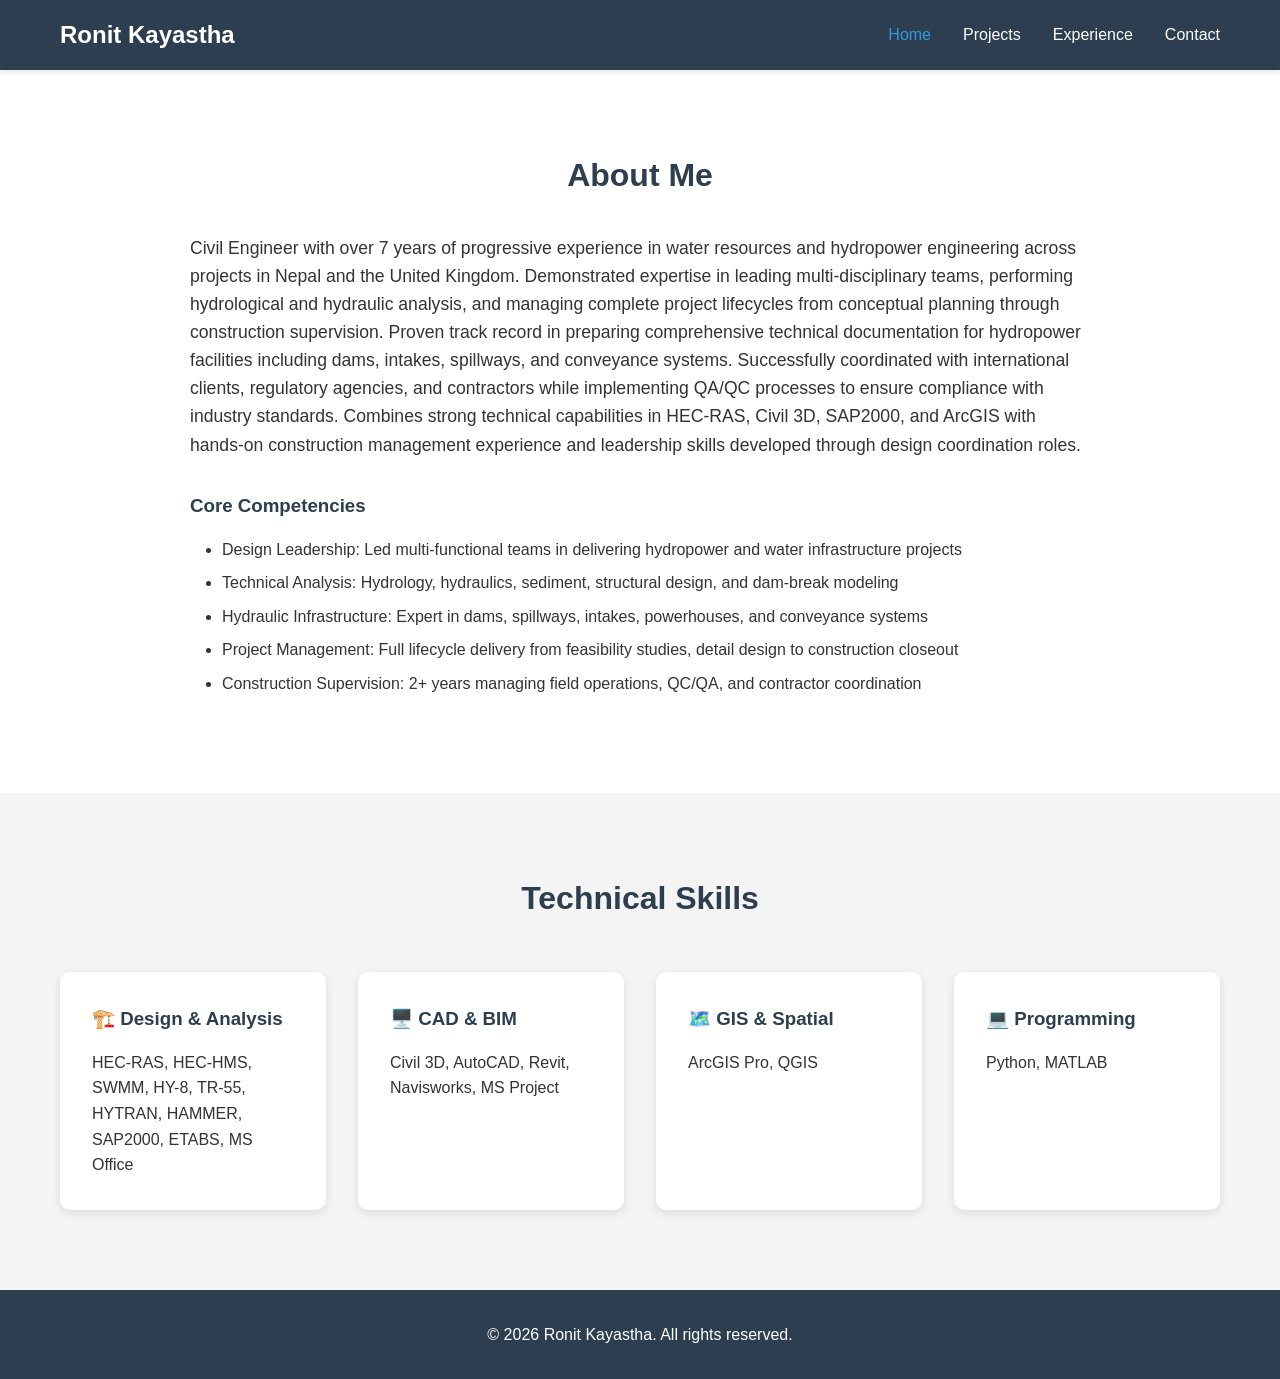
<file: index.html>
<!DOCTYPE html>
<html lang="en">
<head>
    <meta charset="UTF-8">
    <meta name="viewport" content="width=device-width, initial-scale=1.0">
    <title>Ronit Kayastha </title>
    <link rel="stylesheet" href="css/style.css">
</head>
<body>
    <!-- Navigation Bar -->
    <nav class="navbar">
        <div class="nav-container">
            <h1 class="logo">Ronit Kayastha</h1>
            <ul class="nav-menu">
                <li><a href="index.html" class="active">Home</a></li>
                <li><a href="projects.html">Projects</a></li>
                <li><a href="experience.html">Experience</a></li>
                <li><a href="contact.html">Contact</a></li>
            </ul>
        </div>
    </nav>

    <!-- About Section -->
    <section class="about">
        <div class="container">
            <h2>About Me</h2>
            <div class="about-content">
                <div class="about-text">
                    <p>Civil Engineer with over 7 years of progressive experience in water resources and hydropower engineering across projects in Nepal and the United Kingdom. Demonstrated expertise in leading multi-disciplinary teams, performing hydrological and hydraulic analysis, and managing complete project lifecycles from conceptual planning through construction supervision. Proven track record in preparing comprehensive technical documentation for hydropower facilities including dams, intakes, spillways, and conveyance systems. Successfully coordinated with international clients, regulatory agencies, and contractors while implementing QA/QC processes to ensure compliance with industry standards. Combines strong technical capabilities in HEC-RAS, Civil 3D, SAP2000, and ArcGIS with hands-on construction management experience and leadership skills developed through design coordination roles.</p>
                    
                    <h3>Core Competencies</h3>
                    <ul>
                        <li>Design Leadership: Led multi-functional teams in delivering hydropower and water infrastructure projects</li>
                        <li>Technical Analysis: Hydrology, hydraulics, sediment, structural design, and dam-break modeling</li>
                        <li>Hydraulic Infrastructure: Expert in dams, spillways, intakes, powerhouses, and conveyance systems</li>
                        <li>Project Management: Full lifecycle delivery from feasibility studies, detail design to construction closeout</li>
                        <li>Construction Supervision: 2+ years managing field operations, QC/QA, and contractor coordination</li>
                    </ul>
                </div>
            </div>
        </div>
    </section>

    <!-- Skills Section -->
    <section class="skills">
        <div class="container">
            <h2>Technical Skills</h2>
            <div class="skills-grid">
                <div class="skill-card">
                    <h3>🏗️ Design & Analysis</h3>
                    <p>HEC-RAS, HEC-HMS, SWMM, HY-8, TR-55, HYTRAN, HAMMER, SAP2000, ETABS, MS Office</p>
                </div>
                 <div class="skill-card">
                    <h3>🖥️ CAD & BIM</h3>
                    <p>Civil 3D, AutoCAD, Revit, Navisworks, MS Project</p>
                </div>
                    <div class="skill-card">
                    <h3>🗺️ GIS & Spatial</h3>
                    <p>ArcGIS Pro, QGIS </p>
                </div>
                <div class="skill-card">
                    <h3>💻 Programming</h3>
                    <p>Python, MATLAB</p>
                </div>
            </div>
        </div>
    </section>

    <!-- Footer -->
    <footer>
        <p>&copy; 2026 Ronit Kayastha. All rights reserved.</p>
    </footer>
</body>
</html>
</file>
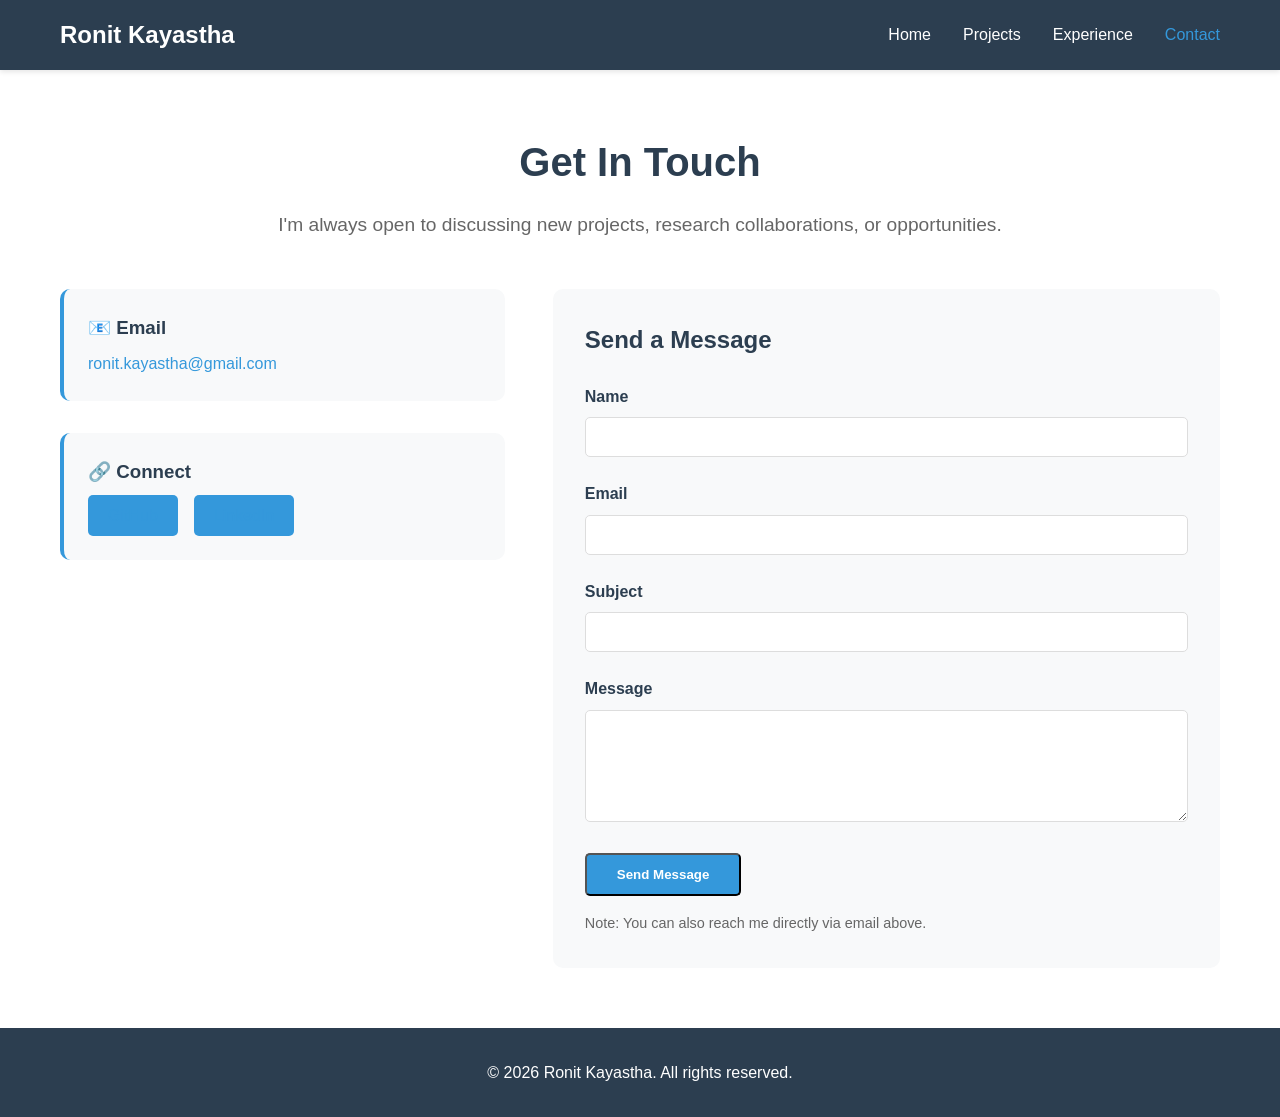
<file: contact.html>
<!DOCTYPE html>
<html lang="en">
<head>
    <meta charset="UTF-8">
    <meta name="viewport" content="width=device-width, initial-scale=1.0">
    <title>Contact | Ronit Kayastha</title>
    <link rel="stylesheet" href="css/style.css">
</head>
<body>
    <!-- Navigation Bar -->
    <nav class="navbar">
        <div class="nav-container">
            <h1 class="logo">Ronit Kayastha</h1>
            <ul class="nav-menu">
                <li><a href="index.html">Home</a></li>
                <li><a href="projects.html">Projects</a></li>
                <li><a href="experience.html">Experience</a></li>
                <li><a href="contact.html" class="active">Contact</a></li>
            </ul>
        </div>
    </nav>

    <!-- Contact Section -->
    <section class="contact-page">
        <div class="container">
            <h1>Get In Touch</h1>
            <p class="subtitle">I'm always open to discussing new projects, research collaborations, or opportunities.</p>

            <div class="contact-content">
                <!-- Contact Info -->
                <div class="contact-info">
                    <div class="contact-item">
                        <h3>📧 Email</h3>
                        <p><a href="mailto:ronit.kayastha@gmail.com">ronit.kayastha@gmail.com</a></p>
                    </div>

                    <div class="contact-item">
                        <h3>🔗 Connect</h3>
                        <div class="social-links">
                            <a href="https://github.com/ronitkayastha target="_blank" class="social-btn">GitHub</a>
                            <a href="https://www.linkedin.com/in/ronit-kayastha-aa7671160/" target="_blank" class="social-btn">LinkedIn</a>
                        </div>
                    </div>
                </div>

                <!-- Contact Form (Optional - requires backend) -->
                <div class="contact-form-container">
                    <h2>Send a Message</h2>
                    <form class="contact-form" action="https://formspree.io/f/YOUR_FORM_ID" method="POST">
                        <div class="form-group">
                            <label for="name">Name</label>
                            <input type="text" id="name" name="name" required>
                        </div>

                        <div class="form-group">
                            <label for="email">Email</label>
                            <input type="email" id="email" name="email" required>
                        </div>

                        <div class="form-group">
                            <label for="subject">Subject</label>
                            <input type="text" id="subject" name="subject" required>
                        </div>

                        <div class="form-group">
                            <label for="message">Message</label>
                            <textarea id="message" name="message" rows="5" required></textarea>
                        </div>

                        <button type="submit" class="btn btn-primary">Send Message</button>
                    </form>
                    <p class="form-note">Note: You can also reach me directly via email above.</p>
                </div>
            </div>
        </div>
    </section>

    <!-- Footer -->
    <footer>
        <p>&copy; 2026 Ronit Kayastha. All rights reserved.</p>
    </footer>
</body>
</html>
</file>
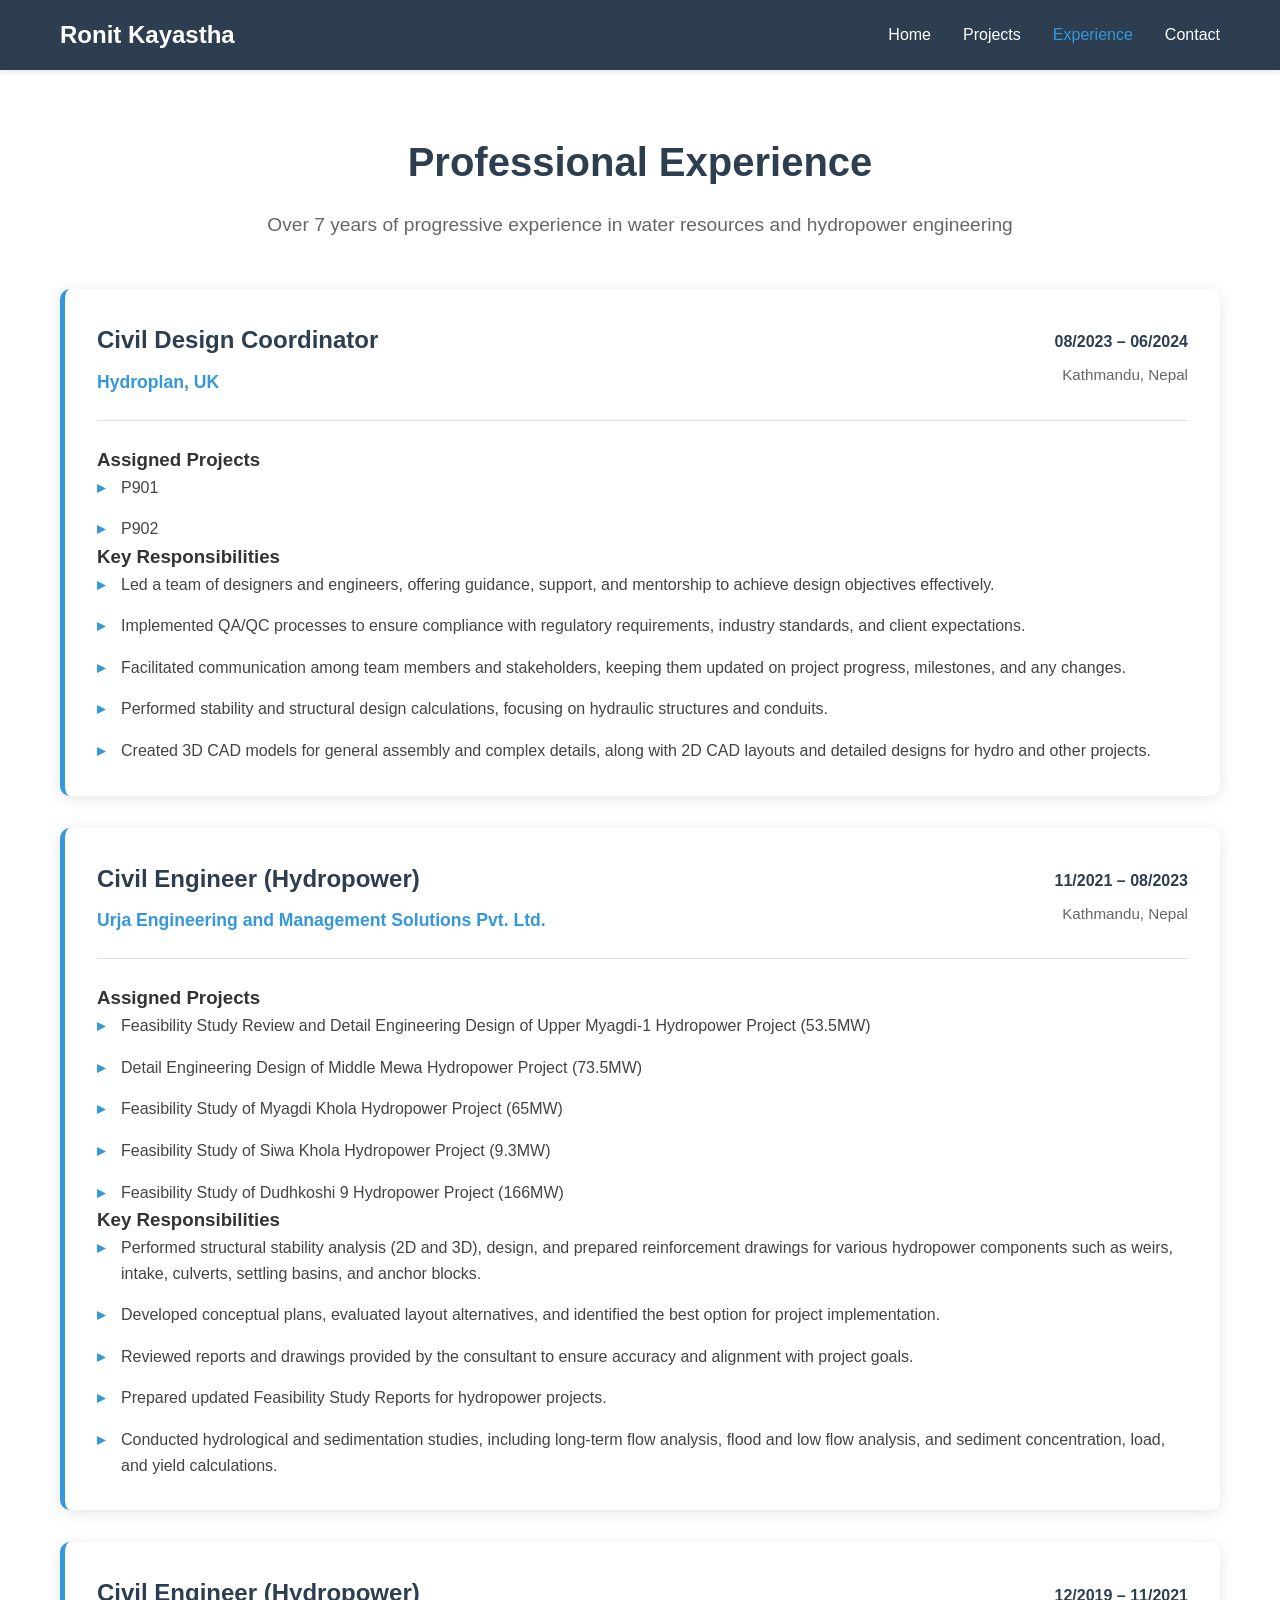
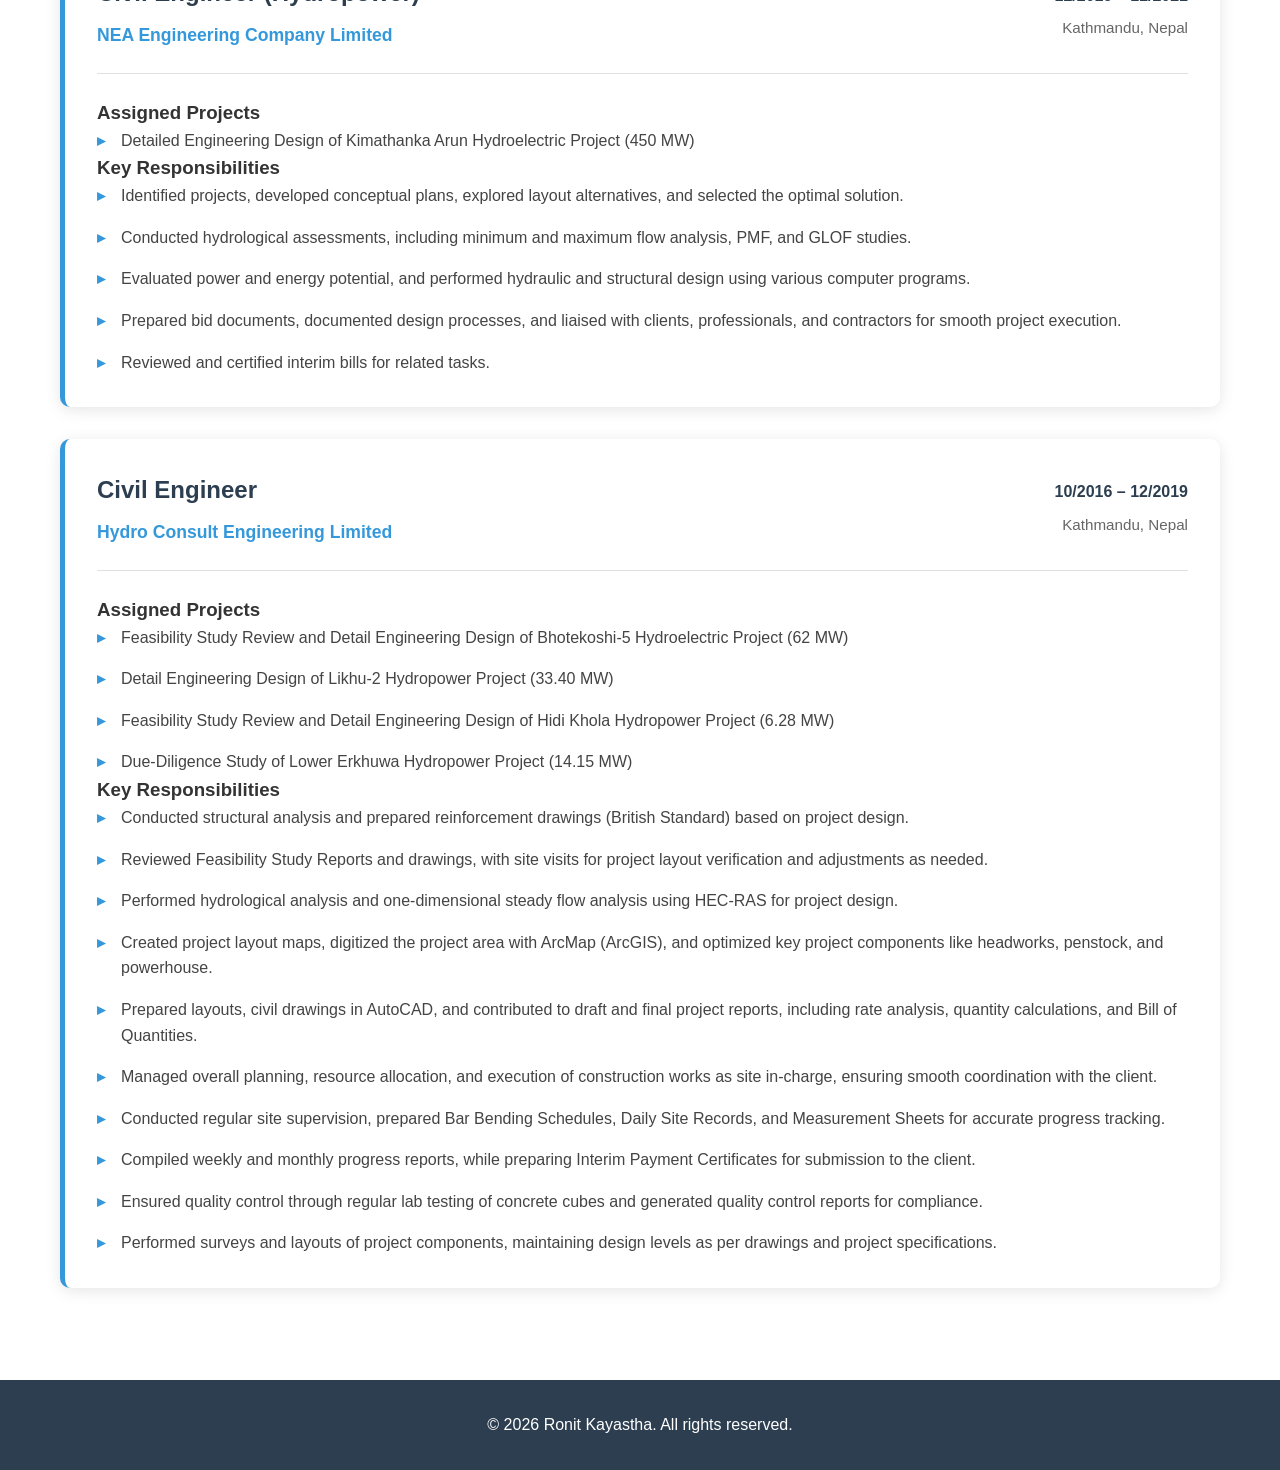
<file: experience.html>
<!DOCTYPE html>
<html lang="en">
<head>
    <meta charset="UTF-8">
    <meta name="viewport" content="width=device-width, initial-scale=1.0">
    <title>Professional Experience | Ronit Kayastha</title>
    <link rel="stylesheet" href="css/style.css">
</head>
<body>
    <!-- Navigation Bar -->
    <nav class="navbar">
        <div class="nav-container">
            <h1 class="logo">Ronit Kayastha</h1>
            <ul class="nav-menu">
                <li><a href="index.html">Home</a></li>
                <li><a href="projects.html">Projects</a></li>
                <li><a href="experience.html" class="active">Experience</a></li>
                <li><a href="contact.html">Contact</a></li>
            </ul>
        </div>
    </nav>

    <!-- Experience Section -->
    <section class="experience-page">
        <div class="container">
            <h1>Professional Experience</h1>
            <p class="subtitle">Over 7 years of progressive experience in water resources and hydropower engineering</p>

            <!-- Experience 1 -->
            <div class="experience-card">
                <div class="experience-header">
                    <div class="experience-title">
                        <h2>Civil Design Coordinator</h2>
                        <p class="company">Hydroplan, UK</p>
                    </div>
                    <div class="experience-date">
                        <span class="date-range">08/2023 – 06/2024</span>
                        <span class="location">Kathmandu, Nepal</span>
                    </div>
                </div>
                <div class="experience-details">
                    <h3>Assigned Projects</h3>
                    <ul>
                        <li>P901</li>
                        <li>P902</li>
                    </ul>
                    <h3>Key Responsibilities</h3>
                    <ul>
                        <li>Led a team of designers and engineers, offering guidance, support, and mentorship to achieve design objectives effectively.</li>
                        <li>Implemented QA/QC processes to ensure compliance with regulatory requirements, industry standards, and client expectations.</li>
                        <li>Facilitated communication among team members and stakeholders, keeping them updated on project progress, milestones, and any changes.</li>
                        <li>Performed stability and structural design calculations, focusing on hydraulic structures and conduits.</li>
                        <li>Created 3D CAD models for general assembly and complex details, along with 2D CAD layouts and detailed designs for hydro and other projects.</li>
                    </ul>
                </div>
            </div>

            <!-- Experience 2 -->
            <div class="experience-card">
                <div class="experience-header">
                    <div class="experience-title">
                        <h2>Civil Engineer (Hydropower)</h2>
                        <p class="company">Urja Engineering and Management Solutions Pvt. Ltd.</p>
                    </div>
                    <div class="experience-date">
                        <span class="date-range">11/2021 – 08/2023</span>
                        <span class="location">Kathmandu, Nepal</span>
                    </div>
                </div>
                <div class="experience-details">
                    <h3>Assigned Projects</h3>
                    <ul>
                        <li>Feasibility Study Review and Detail Engineering Design of Upper Myagdi-1 Hydropower Project (53.5MW)</li>
                        <li>Detail Engineering Design of Middle Mewa Hydropower Project (73.5MW)</li>
                        <li>Feasibility Study of Myagdi Khola Hydropower Project (65MW)</li>
                        <li>Feasibility Study of Siwa Khola Hydropower Project (9.3MW)</li>
                        <li>Feasibility Study of Dudhkoshi 9 Hydropower Project (166MW)</li>
                    </ul>
                    <h3>Key Responsibilities</h3>
                    <ul>
                        <li>Performed structural stability analysis (2D and 3D), design, and prepared reinforcement drawings for various hydropower components such as weirs, intake, culverts, settling basins, and anchor blocks.</li>
                        <li>Developed conceptual plans, evaluated layout alternatives, and identified the best option for project implementation.</li>
                        <li>Reviewed reports and drawings provided by the consultant to ensure accuracy and alignment with project goals.</li>
                        <li>Prepared updated Feasibility Study Reports for hydropower projects.</li>
                        <li>Conducted hydrological and sedimentation studies, including long-term flow analysis, flood and low flow analysis, and sediment concentration, load, and yield calculations.</li>
                    </ul>
                </div>
            </div>

            <!-- Experience 3 -->
            <div class="experience-card">
                <div class="experience-header">
                    <div class="experience-title">
                        <h2>Civil Engineer (Hydropower)</h2>
                        <p class="company">NEA Engineering Company Limited</p>
                    </div>
                    <div class="experience-date">
                        <span class="date-range">12/2019 – 11/2021</span>
                        <span class="location">Kathmandu, Nepal</span>
                    </div>
                </div>
                <div class="experience-details">
                    <h3>Assigned Projects</h3>
                    <ul>
                        <li>Detailed Engineering Design of Kimathanka Arun Hydroelectric Project (450 MW)</li>
                    </ul>
                    <h3>Key Responsibilities</h3>
                    <ul>
                        <li>Identified projects, developed conceptual plans, explored layout alternatives, and selected the optimal solution.</li>
                        <li>Conducted hydrological assessments, including minimum and maximum flow analysis, PMF, and GLOF studies.</li>
                        <li>Evaluated power and energy potential, and performed hydraulic and structural design using various computer programs.</li>
                        <li>Prepared bid documents, documented design processes, and liaised with clients, professionals, and contractors for smooth project execution.</li>
                        <li>Reviewed and certified interim bills for related tasks.</li>
                    </ul>
                </div>
            </div>

            <!-- Experience 4 -->
            <div class="experience-card">
                <div class="experience-header">
                    <div class="experience-title">
                        <h2>Civil Engineer</h2>
                        <p class="company">Hydro Consult Engineering Limited</p>
                    </div>
                    <div class="experience-date">
                        <span class="date-range">10/2016 – 12/2019</span>
                        <span class="location">Kathmandu, Nepal</span>
                    </div>
                </div>
                <div class="experience-details">
                    <h3>Assigned Projects</h3>
                    <ul>
                        <li>Feasibility Study Review and Detail Engineering Design of Bhotekoshi-5 Hydroelectric Project (62 MW)</li>
                        <li>Detail Engineering Design of Likhu-2 Hydropower Project (33.40 MW)</li>
                        <li>Feasibility Study Review and Detail Engineering Design of Hidi Khola Hydropower Project (6.28 MW)</li>
                        <li>Due-Diligence Study of Lower Erkhuwa Hydropower Project (14.15 MW)</li>
                    </ul>
                    <h3>Key Responsibilities</h3>
                    <ul>
                        <li>Conducted structural analysis and prepared reinforcement drawings (British Standard) based on project design.</li>
                        <li>Reviewed Feasibility Study Reports and drawings, with site visits for project layout verification and adjustments as needed.</li>
                        <li>Performed hydrological analysis and one-dimensional steady flow analysis using HEC-RAS for project design.</li>
                        <li>Created project layout maps, digitized the project area with ArcMap (ArcGIS), and optimized key project components like headworks, penstock, and powerhouse.</li>
                        <li>Prepared layouts, civil drawings in AutoCAD, and contributed to draft and final project reports, including rate analysis, quantity calculations, and Bill of Quantities.</li>
                        <li>Managed overall planning, resource allocation, and execution of construction works as site in-charge, ensuring smooth coordination with the client.</li>
                        <li>Conducted regular site supervision, prepared Bar Bending Schedules, Daily Site Records, and Measurement Sheets for accurate progress tracking.</li>
                        <li>Compiled weekly and monthly progress reports, while preparing Interim Payment Certificates for submission to the client.</li>
                        <li>Ensured quality control through regular lab testing of concrete cubes and generated quality control reports for compliance.</li>
                        <li>Performed surveys and layouts of project components, maintaining design levels as per drawings and project specifications.</li>
                    </ul>
                </div>
            </div>

        </div>
    </section>

    <!-- Footer -->
    <footer>
        <p>&copy; 2026 Ronit Kayastha. All rights reserved.</p>
    </footer>
</body>
</html>
</file>
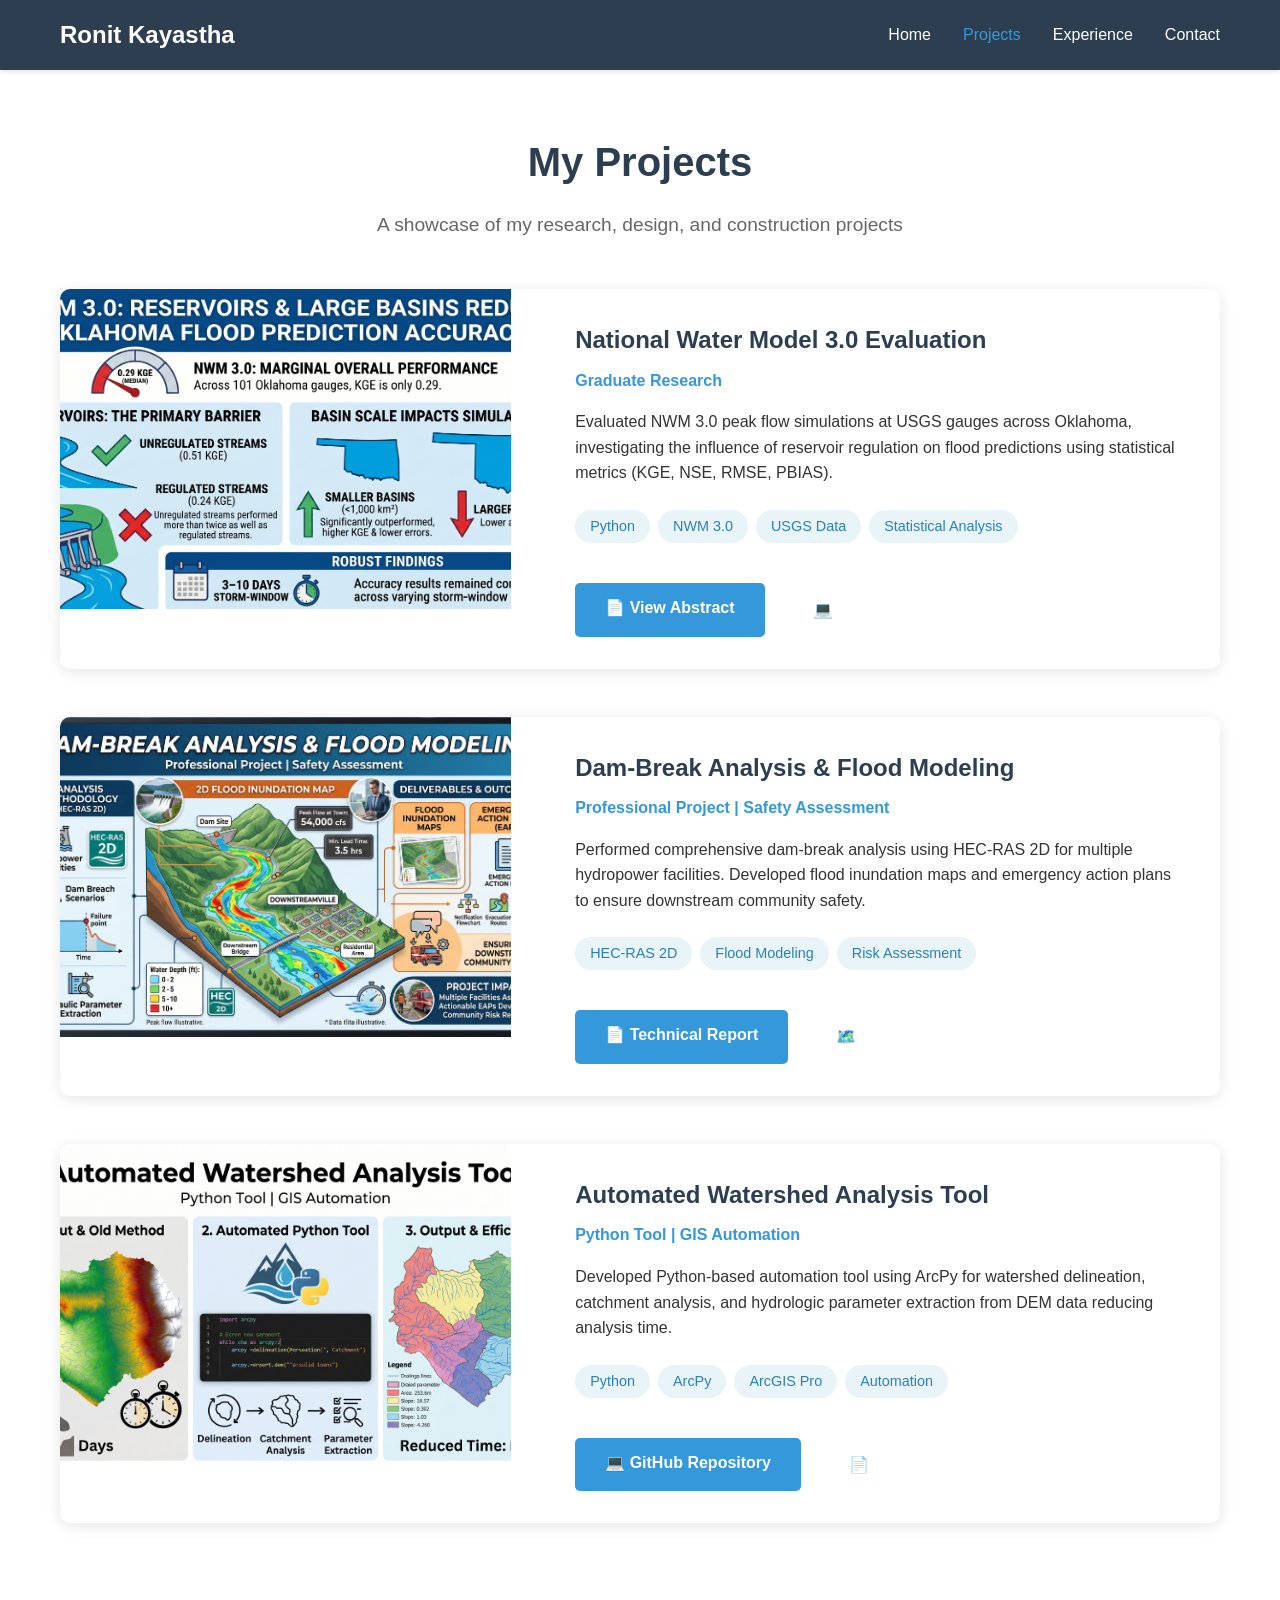
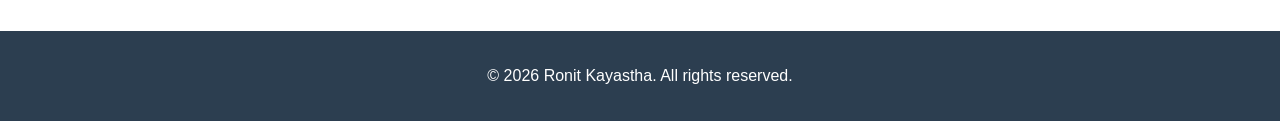
<file: projects.html>
<!DOCTYPE html>
<html lang="en">
<head>
    <meta charset="UTF-8">
    <meta name="viewport" content="width=device-width, initial-scale=1.0">
    <title>Projects | Ronit Kayastha</title>
    <link rel="stylesheet" href="css/style.css">
</head>
<body>
    <!-- Navigation Bar -->
    <nav class="navbar">
        <div class="nav-container">
            <h1 class="logo">Ronit Kayastha</h1>
            <ul class="nav-menu">
                <li><a href="index.html">Home</a></li>
                <li><a href="projects.html" class="active">Projects</a></li>
                <li><a href="experience.html">Experience</a></li>
                <li><a href="contact.html">Contact</a></li>
            </ul>
        </div>
    </nav>

    <!-- Projects Section -->
    <section class="projects-page">
        <div class="container">
            <h1>My Projects</h1>
            <p class="subtitle">A showcase of my research, design, and construction projects</p>

            <!-- Project 1 -->
            <div class="project-card">
                <div class="project-image">
                    <img src="images/nwm-analysis.png" alt="National Water Model Analysis">
                </div>
                <div class="project-details">
                    <h2>National Water Model 3.0 Evaluation</h2>
                    <p class="project-category">Graduate Research</p>
                    <p>Evaluated NWM 3.0 peak flow simulations at USGS gauges across Oklahoma, investigating the influence of reservoir regulation on flood predictions using statistical metrics (KGE, NSE, RMSE, PBIAS).</p>
                    
                    <div class="project-tech">
                        <span class="tech-tag">Python</span>
                        <span class="tech-tag">NWM 3.0</span>
                        <span class="tech-tag">USGS Data</span>
                        <span class="tech-tag">Statistical Analysis</span>
                    </div>
                    
                    <div class="project-links">
                        <a href="pdfs/nwm-abstract.pdf" class="btn btn-primary" target="_blank">📄 View Abstract</a>
                        <a href="https://github.com/ronitkayastha/Evaluating-NWM-3.0-Peak-Streamflow-Against-USGS-Gauges" class="btn btn-secondary" target="_blank">💻 GitHub Code</a>
                    </div>
                </div>
            </div>

            <!-- Project 3 -->
            <div class="project-card">
                <div class="project-image">
                    <img src="images/dam-break-analysis.png" alt="Dam Break Analysis">
                </div>
                <div class="project-details">
                    <h2>Dam-Break Analysis & Flood Modeling</h2>
                    <p class="project-category">Professional Project | Safety Assessment</p>
                    <p>Performed comprehensive dam-break analysis using HEC-RAS 2D for multiple hydropower facilities. Developed flood inundation maps and emergency action plans to ensure downstream community safety.</p>
                    
                    <div class="project-tech">
                        <span class="tech-tag">HEC-RAS 2D</span>
                        <span class="tech-tag">Flood Modeling</span>
                        <span class="tech-tag">Risk Assessment</span>
                    </div>
                    
                    <div class="project-links">
                        <a href="pdfs/dam-break-report.pdf" class="btn btn-primary" target="_blank">📄 Technical Report</a>
                        <a href="images/flood-map-large.png" class="btn btn-secondary" target="_blank">🗺️ View Flood Maps</a>
                    </div>
                </div>
            </div>

            <!-- Project 4 -->
            <div class="project-card">
                <div class="project-image">
                    <img src="images/gis-watershed.png" alt="GIS Watershed Analysis">
                </div>
                <div class="project-details">
                    <h2>Automated Watershed Analysis Tool</h2>
                    <p class="project-category">Python Tool | GIS Automation</p>
                    <p>Developed Python-based automation tool using ArcPy for watershed delineation, catchment analysis, and hydrologic parameter extraction from DEM data reducing analysis time.</p>
                    
                    <div class="project-tech">
                        <span class="tech-tag">Python</span>
                        <span class="tech-tag">ArcPy</span>
                        <span class="tech-tag">ArcGIS Pro</span>
                        <span class="tech-tag">Automation</span>
                    </div>
                    
                    <div class="project-links">
                        <a href="https://github.com/ronitkayastha/Automated-Watershed-Analysis-Tool" class="btn btn-primary" target="_blank">💻 GitHub Repository</a>
                        <a href="pdfs/tool-documentation.pdf" class="btn btn-secondary" target="_blank">📄 Documentation</a>
                    </div>
                </div>
            </div>

        </div>
    </section>

    <!-- Footer -->
    <footer>
        <p>&copy; 2026 Ronit Kayastha. All rights reserved.</p>
    </footer>
</body>
</html>
</file>
<file: css/style.css>
/* Reset and Base Styles */
* {
    margin: 0;
    padding: 0;
    box-sizing: border-box;
}

body {
    font-family: 'Segoe UI', Tahoma, Geneva, Verdana, sans-serif;
    line-height: 1.6;
    color: #333;
    background-color: #f4f4f4;
}

.container {
    max-width: 1200px;
    margin: 0 auto;
    padding: 0 20px;
}

/* Navigation Bar */
.navbar {
    background-color: #2c3e50;
    color: white;
    padding: 1rem 0;
    position: sticky;
    top: 0;
    z-index: 1000;
    box-shadow: 0 2px 5px rgba(0,0,0,0.1);
}

.nav-container {
    max-width: 1200px;
    margin: 0 auto;
    padding: 0 20px;
    display: flex;
    justify-content: space-between;
    align-items: center;
}

.logo {
    font-size: 1.5rem;
    font-weight: bold;
}

.nav-menu {
    list-style: none;
    display: flex;
    gap: 2rem;
}

.nav-menu a {
    color: white;
    text-decoration: none;
    font-weight: 500;
    transition: color 0.3s;
}

.nav-menu a:hover,
.nav-menu a.active {
    color: #3498db;
}

/* Hero Section */
.hero {
    background: linear-gradient(135deg, #667eea 0%, #764ba2 100%);
    color: white;
    padding: 100px 20px;
    text-align: center;
}

.hero h1 {
    font-size: 2.5rem;
    margin-bottom: 1rem;
}

.hero p {
    font-size: 1.2rem;
    max-width: 800px;
    margin: 0 auto 2rem;
}

.hero-buttons {
    display: flex;
    gap: 1rem;
    justify-content: center;
    flex-wrap: wrap;
}

/* Buttons */
.btn {
    display: inline-block;
    padding: 12px 30px;
    border-radius: 5px;
    text-decoration: none;
    font-weight: 600;
    transition: all 0.3s;
}

.btn-primary {
    background-color: #3498db;
    color: white;
}

.btn-primary:hover {
    background-color: #2980b9;
    transform: translateY(-2px);
    box-shadow: 0 5px 15px rgba(0,0,0,0.2);
}

.btn-secondary {
    background-color: transparent;
    color: white;
    border: 2px solid white;
}

.btn-secondary:hover {
    background-color: white;
    color: #667eea;
}

/* About Section */
.about {
    background-color: white;
    padding: 80px 20px;
}

.about h2 {
    font-size: 2rem;
    margin-bottom: 2rem;
    text-align: center;
    color: #2c3e50;
}

.about-text {
    max-width: 900px;
    margin: 0 auto;
}

.about-text p {
    margin-bottom: 1rem;
    font-size: 1.1rem;
}

.about-text h3 {
    margin: 2rem 0 1rem;
    color: #2c3e50;
}

.about-text ul {
    margin-left: 2rem;
    margin-bottom: 1rem;
}

.about-text li {
    margin-bottom: 0.5rem;
}

/* Skills Section */
.skills {
    padding: 80px 20px;
    background-color: #f4f4f4;
}

.skills h2 {
    font-size: 2rem;
    margin-bottom: 3rem;
    text-align: center;
    color: #2c3e50;
}

.skills-grid {
    display: grid;
    grid-template-columns: repeat(auto-fit, minmax(250px, 1fr));
    gap: 2rem;
}

.skill-card {
    background: white;
    padding: 2rem;
    border-radius: 10px;
    box-shadow: 0 3px 10px rgba(0,0,0,0.1);
    transition: transform 0.3s;
}

.skill-card:hover {
    transform: translateY(-5px);
    box-shadow: 0 5px 20px rgba(0,0,0,0.15);
}

.skill-card h3 {
    margin-bottom: 1rem;
    color: #2c3e50;
}

/* Projects Page */
.projects-page {
    padding: 60px 20px;
    background-color: white;
}

.projects-page h1 {
    font-size: 2.5rem;
    margin-bottom: 1rem;
    color: #2c3e50;
    text-align: center;
}

.subtitle {
    text-align: center;
    font-size: 1.2rem;
    color: #666;
    margin-bottom: 3rem;
}

.project-card {
    background: white;
    border-radius: 10px;
    box-shadow: 0 3px 15px rgba(0,0,0,0.1);
    margin-bottom: 3rem;
    overflow: hidden;
    display: grid;
    grid-template-columns: 1fr 1.5fr;
    gap: 2rem;
}

.project-image {
    overflow: hidden;
    width: 100%;
    height: 320px;
    background-color: #f8f9fa;
}

.project-image img {
    width: 100%;
    height: 100%;
    object-fit: cover;
    object-position: center;
    transition: transform 0.3s;
}

.project-card:hover .project-image img {
    transform: scale(1.05);
}

.project-details {
    padding: 2rem;
    display: flex;
    flex-direction: column;
    justify-content: center;
}

.project-details h2 {
    color: #2c3e50;
    margin-bottom: 0.5rem;
}

.project-category {
    color: #3498db;
    font-weight: 600;
    margin-bottom: 1rem;
}

.project-tech {
    display: flex;
    flex-wrap: wrap;
    gap: 0.5rem;
    margin: 1.5rem 0;
}

.tech-tag {
    background-color: #e8f4f8;
    color: #2980b9;
    padding: 5px 15px;
    border-radius: 20px;
    font-size: 0.9rem;
    font-weight: 500;
}

.project-links {
    display: flex;
    gap: 1rem;
    flex-wrap: wrap;
    margin-top: 1rem;
}

/* Contact Page */
.contact-page {
    padding: 60px 20px;
    background-color: white;
    min-height: calc(100vh - 200px);
}

.contact-page h1 {
    font-size: 2.5rem;
    margin-bottom: 1rem;
    color: #2c3e50;
    text-align: center;
}

.contact-content {
    display: grid;
    grid-template-columns: 1fr 1.5fr;
    gap: 3rem;
    margin-top: 3rem;
}

.contact-info {
    display: flex;
    flex-direction: column;
    gap: 2rem;
}

.contact-item {
    background: #f8f9fa;
    padding: 1.5rem;
    border-radius: 10px;
    border-left: 4px solid #3498db;
}

.contact-item h3 {
    color: #2c3e50;
    margin-bottom: 0.5rem;
}

.contact-item a {
    color: #3498db;
    text-decoration: none;
}

.contact-item a:hover {
    text-decoration: underline;
}

.social-links {
    display: flex;
    gap: 1rem;
    flex-wrap: wrap;
}

.social-btn {
    background-color: #3498db;
    color: white;
    padding: 8px 20px;
    border-radius: 5px;
    text-decoration: none;
    transition: background-color 0.3s;
}

.social-btn:hover {
    background-color: #2980b9;
}

/* Contact Form */
.contact-form-container {
    background: #f8f9fa;
    padding: 2rem;
    border-radius: 10px;
}

.contact-form-container h2 {
    color: #2c3e50;
    margin-bottom: 1.5rem;
}

.form-group {
    margin-bottom: 1.5rem;
}

.form-group label {
    display: block;
    margin-bottom: 0.5rem;
    color: #2c3e50;
    font-weight: 600;
}

.form-group input,
.form-group textarea {
    width: 100%;
    padding: 10px;
    border: 1px solid #ddd;
    border-radius: 5px;
    font-size: 1rem;
    font-family: inherit;
}

.form-group input:focus,
.form-group textarea:focus {
    outline: none;
    border-color: #3498db;
}

.form-note {
    margin-top: 1rem;
    font-size: 0.9rem;
    color: #666;
}

/* Experience Page */
.experience-page {
    padding: 60px 20px;
    background-color: white;
}

.experience-page h1 {
    font-size: 2.5rem;
    margin-bottom: 1rem;
    color: #2c3e50;
    text-align: center;
}

.experience-card {
    background: white;
    border-radius: 10px;
    box-shadow: 0 3px 15px rgba(0,0,0,0.1);
    margin-bottom: 2rem;
    padding: 2rem;
    border-left: 5px solid #3498db;
    transition: box-shadow 0.3s, transform 0.3s;
}

.experience-card:hover {
    box-shadow: 0 5px 20px rgba(0,0,0,0.15);
    transform: translateY(-3px);
}

.experience-header {
    display: grid;
    grid-template-columns: 1fr 1fr;
    gap: 2rem;
    margin-bottom: 1.5rem;
    padding-bottom: 1.5rem;
    border-bottom: 1px solid #e0e0e0;
}

.experience-title h2 {
    color: #2c3e50;
    margin-bottom: 0.5rem;
    font-size: 1.5rem;
}

.experience-title .company {
    color: #3498db;
    font-weight: 600;
    font-size: 1.1rem;
}

.experience-date {
    text-align: right;
    display: flex;
    flex-direction: column;
    justify-content: center;
}

.experience-date .date-range {
    color: #2c3e50;
    font-weight: 700;
    font-size: 1rem;
    margin-bottom: 0.5rem;
}

.experience-date .location {
    color: #666;
    font-size: 0.95rem;
}

.experience-details ul {
    list-style: none;
    margin: 0;
    padding: 0;
}

.experience-details li {
    margin-bottom: 1rem;
    padding-left: 1.5rem;
    position: relative;
    line-height: 1.6;
    color: #444;
}

.experience-details li:before {
    content: "▸";
    color: #3498db;
    font-weight: bold;
    position: absolute;
    left: 0;
}

.experience-details li:last-child {
    margin-bottom: 0;
}

/* Footer */
footer {
    background-color: #2c3e50;
    color: white;
    text-align: center;
    padding: 2rem 0;
    margin-top: auto;
}

/* Responsive Design */
@media (max-width: 768px) {
    .hero h1 {
        font-size: 2rem;
    }

    .nav-menu {
        gap: 1rem;
    }

    .project-card {
        grid-template-columns: 1fr;
    }

    .contact-content {
        grid-template-columns: 1fr;
    }

    .skills-grid {
        grid-template-columns: 1fr;
    }

    .experience-header {
        grid-template-columns: 1fr;
        gap: 1rem;
    }

    .experience-date {
        text-align: left;
    }
}
</file>
